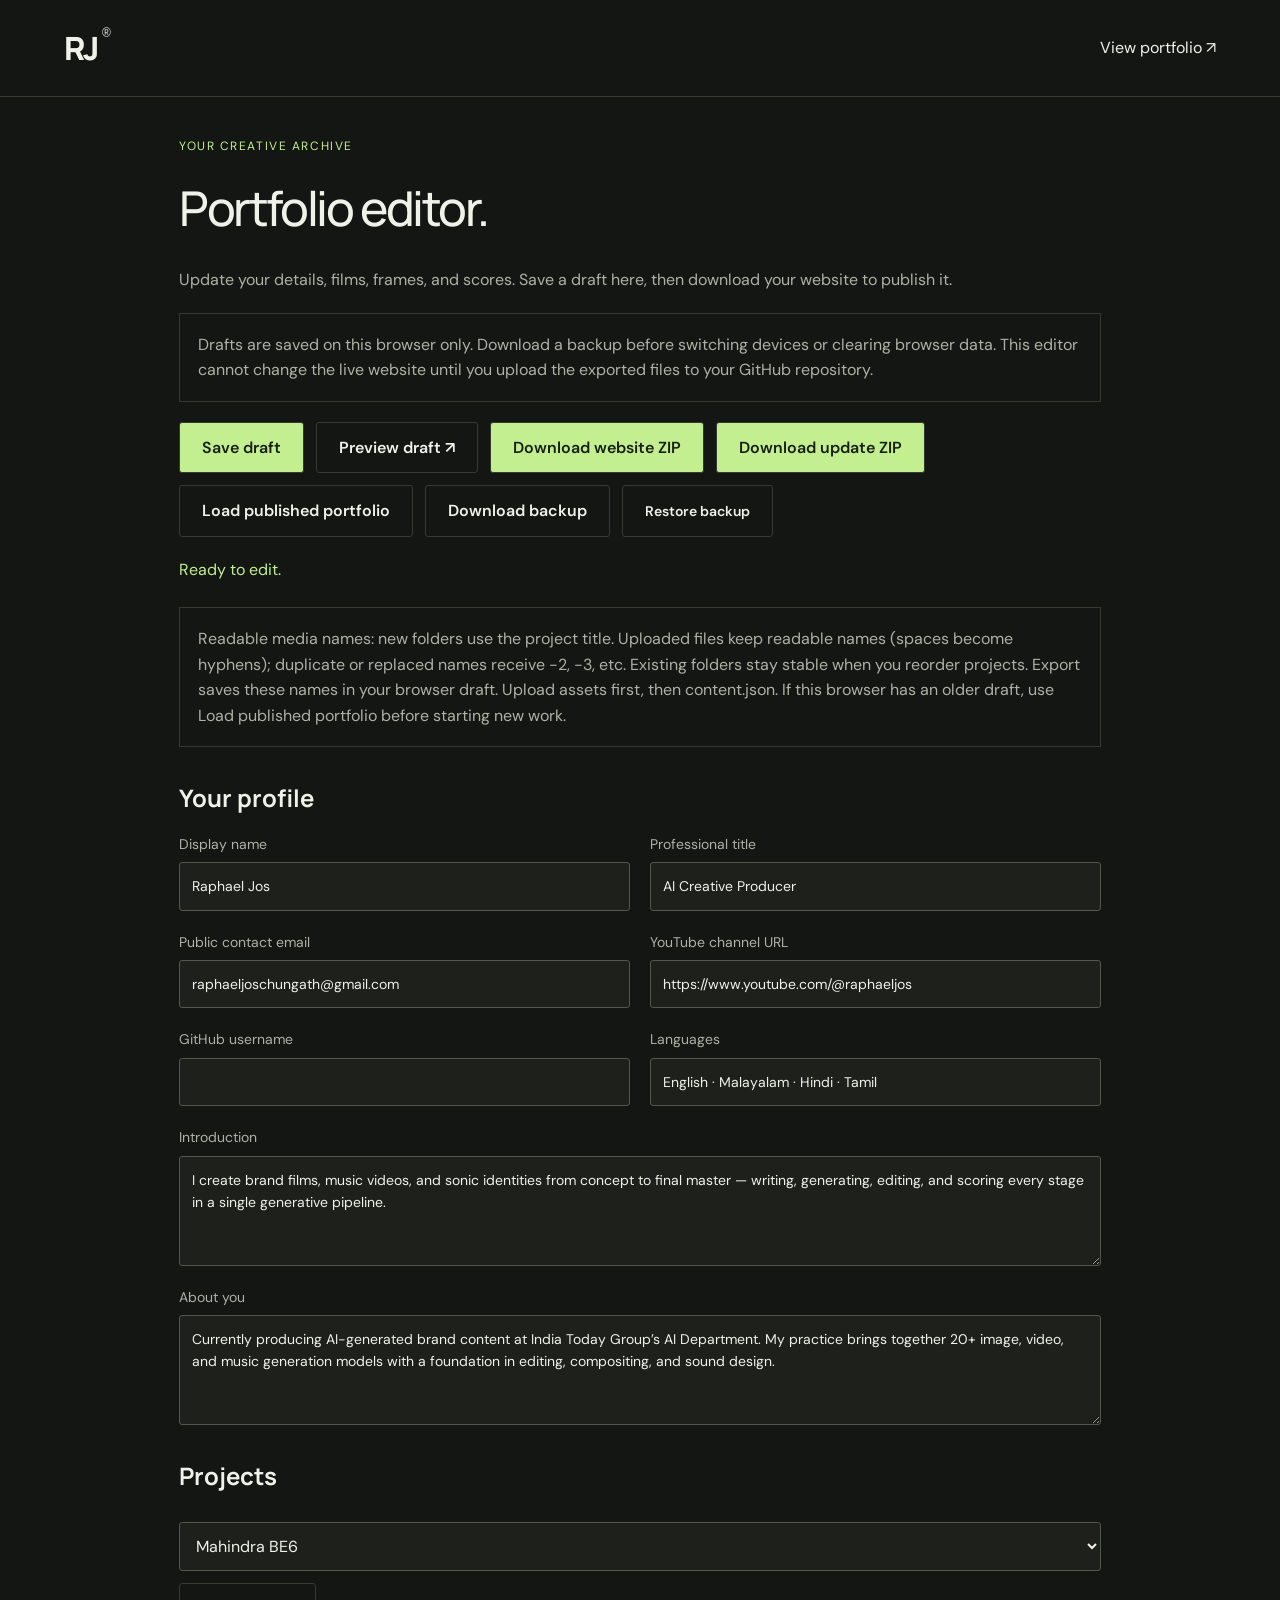
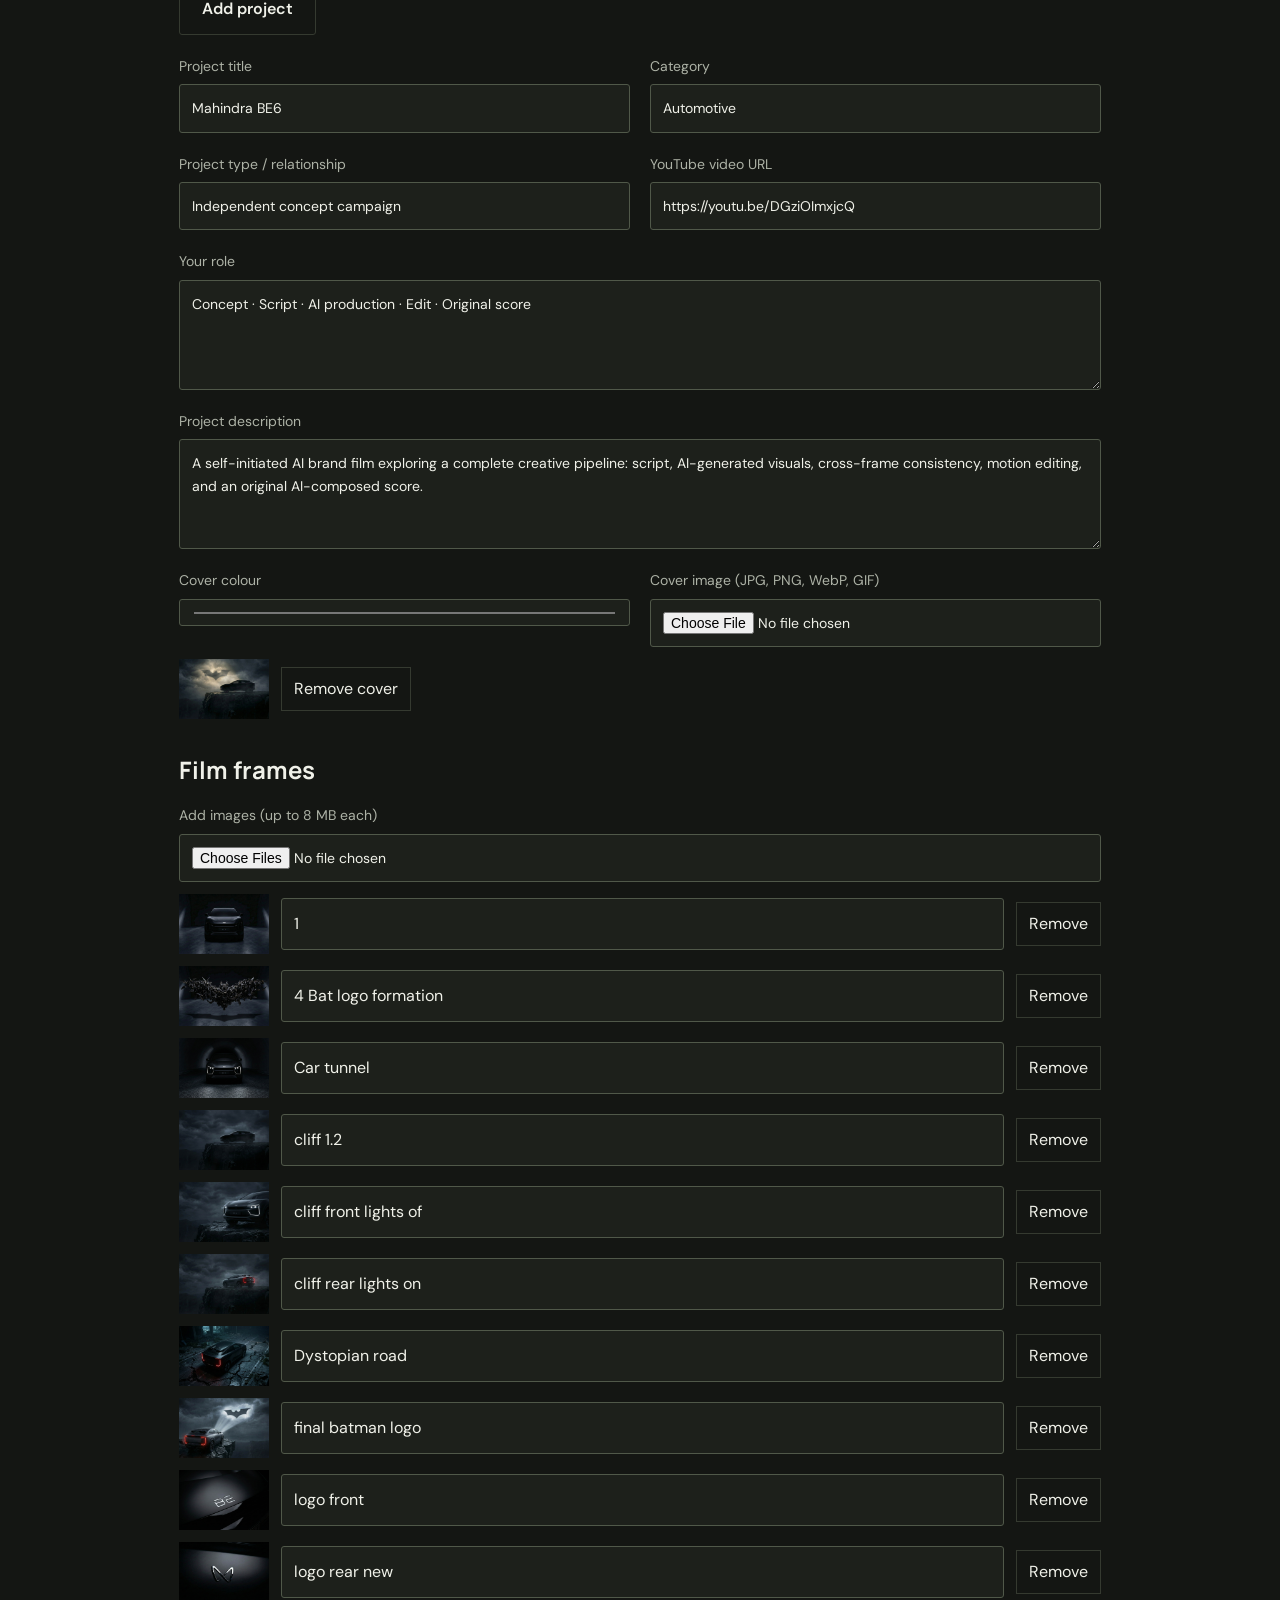
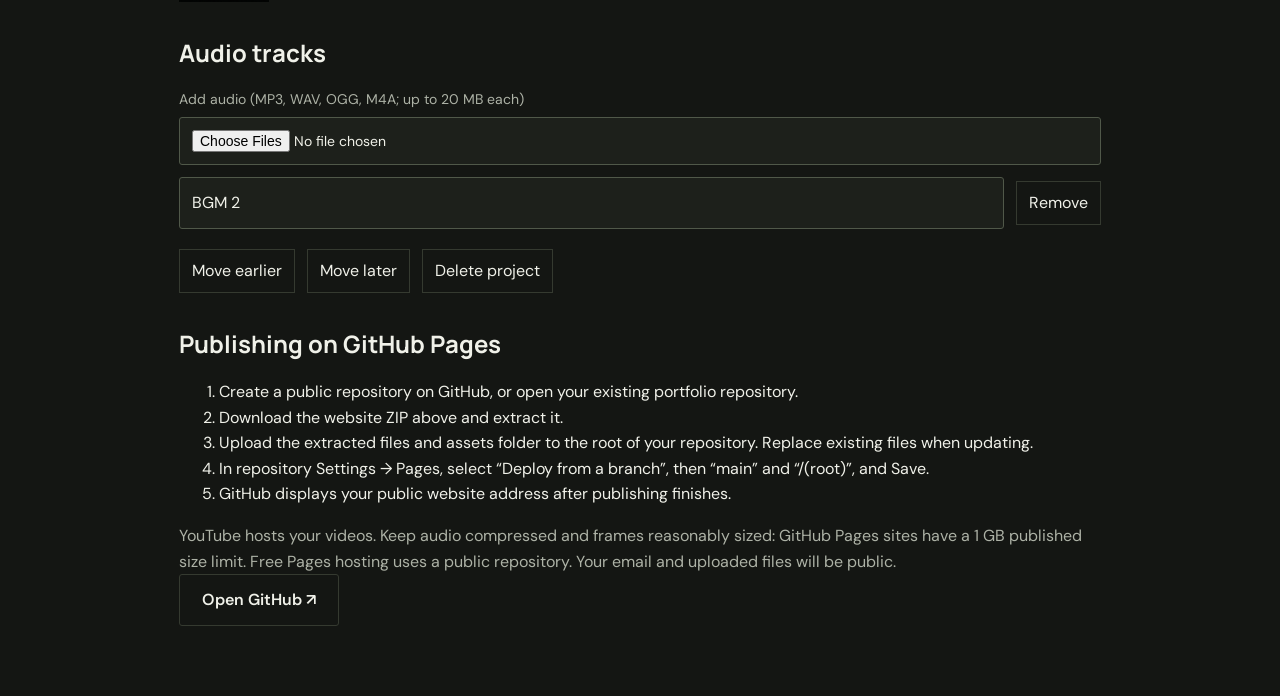
<file: editor.html>
<!doctype html><html lang="en"><head><meta charset="utf-8"><meta name="viewport" content="width=device-width,initial-scale=1"><meta name="robots" content="noindex"><title>Portfolio editor</title><link rel="icon" href="assets/favicon.svg"><link rel="stylesheet" href="style.css"></head><body class="editing"><header><a class="wordmark" href="./">RJ<span>®</span></a><a href="./">View portfolio ↗</a></header><main class="editor"><div class="eyebrow">Your creative archive</div><h1>Portfolio editor.</h1><p class="muted">Update your details, films, frames, and scores. Save a draft here, then download your website to publish it.</p><p class="notice">Drafts are saved on this browser only. Download a backup before switching devices or clearing browser data. This editor cannot change the live website until you upload the exported files to your GitHub repository.</p><div class="toolbar"><button id="save" class="button">Save draft</button><button id="preview" class="button secondary">Preview draft ↗</button><button id="export" class="button">Download website ZIP</button><button id="backup" class="button secondary">Download backup</button><label class="button secondary">Restore backup<input id="import" type="file" accept="application/json,.json" hidden style="display:none"></label></div><p id="status" class="status" role="status" aria-live="polite"></p><h2>Your profile</h2><div class="form-grid" id="profile"></div><h2>Projects</h2><div class="toolbar"><select id="projects" aria-label="Select a project"></select><button id="add" class="button secondary">Add project</button></div><div id="project-form"></div><h2>Publishing on GitHub Pages</h2><ol><li>Create a public repository on GitHub, or open your existing portfolio repository.</li><li>Download the website ZIP above and extract it.</li><li>Upload the extracted files and assets folder to the root of your repository. Replace existing files when updating.</li><li>In repository Settings → Pages, select “Deploy from a branch”, then “main” and “/(root)”, and Save.</li><li>GitHub displays your public website address after publishing finishes.</li></ol><p class="muted">YouTube hosts your videos. Keep audio compressed and frames reasonably sized: GitHub Pages sites have a 1 GB published size limit. Free Pages hosting uses a public repository. Your email and uploaded files will be public.</p><a id="github-link" class="button secondary" target="_blank" rel="noopener" href="https://github.com/new">Open GitHub ↗</a></main><script src="app.js"></script><script src="editor.js?v=readable-names-20261017"></script></body></html>
</file>
<file: style.css>
@import url('https://fonts.googleapis.com/css2?family=DM+Sans:wght@400;500;600;700&family=Manrope:wght@400;500;600;700;800&display=swap');
:root{--bg:#141613;--panel:#1d201b;--ink:#f0f1e9;--muted:#adb2a6;--accent:#c4ef91;--line:#353a30}*{box-sizing:border-box}html{scroll-behavior:smooth;scroll-padding-top:90px}body{margin:0;background:var(--bg);color:var(--ink);font:16px/1.6 'DM Sans',sans-serif}a{color:inherit;text-decoration:none}button,input,textarea,select{font:inherit}button,a,input,textarea,select{outline-offset:6px}button{cursor:pointer}header{display:flex;justify-content:space-between;align-items:center;padding:26px 5%;border-bottom:1px solid var(--line)}.wordmark{font:800 32px 'Manrope',sans-serif;letter-spacing:-2px}.wordmark span{font:12px sans-serif;vertical-align:top;letter-spacing:0;margin-left:5px}nav{display:flex;gap:36px;font-size:14px}nav a:last-child{color:var(--accent)}main{padding:0 5%}.eyebrow,.meta{font-size:12px;letter-spacing:.13em;text-transform:uppercase}.eyebrow{color:var(--accent)}.hero{padding:64px 0 56px}.hero-top{display:flex;justify-content:space-between;align-items:center;gap:20px}.hero-top .meta{color:var(--muted)}h1,h2,h3,p{margin:0}h1,h2,h3{font-family:'Manrope',sans-serif}h1{font-size:clamp(52px,8.7vw,140px);line-height:1.06;letter-spacing:-.065em;font-weight:500;margin:27px 0 33px}h1 em{font-family:Georgia,serif;font-weight:400;color:var(--accent);letter-spacing:-.065em}h1 .indent{display:block;padding-left:13%}.hero-bottom{display:flex;justify-content:space-between;gap:40px;align-items:end}.hero-bottom p{color:var(--muted);max-width:490px;font-size:17px}.round-link{border:1px solid var(--line);border-radius:50%;width:66px;height:66px;display:grid;place-items:center;font-size:26px;color:var(--accent);flex-shrink:0}.section-head{border-top:1px solid var(--line);display:flex;align-items:center;justify-content:space-between;padding:27px 0}.section-head h2{font-size:23px;font-weight:500;letter-spacing:-.03em}.section-head span{color:var(--muted);font-size:13px}.projects{display:grid;grid-template-columns:1fr 1fr;gap:42px 26px;padding-bottom:80px}.project:first-child{grid-column:1/-1}.art{position:relative;aspect-ratio:1.72;background:var(--card);color:#182013;display:flex;align-items:center;justify-content:center;overflow:hidden;padding:30px}.project:first-child .art{aspect-ratio:2.8}.art strong{font-family:'Manrope',sans-serif;font-size:clamp(40px,6.5vw,100px);font-weight:800;letter-spacing:-.07em;text-align:center;line-height:1.1}.art .index{position:absolute;left:24px;top:22px;font-size:13px}.art .film-label{position:absolute;bottom:22px;left:24px;font-size:12px;letter-spacing:.15em}.art .arrow{position:absolute;right:24px;bottom:18px;font-size:32px;transition:transform .2s}.project:hover .arrow{transform:translate(4px,-4px)}.art img{position:absolute;width:100%;height:100%;inset:0;object-fit:cover}.art:has(img){color:white}.art:has(img) .index,.art:has(img) .film-label,.art:has(img) .arrow{background:#141613c9;padding:3px 8px}.card-info{display:flex;justify-content:space-between;gap:12px;padding-top:15px;align-items:center}.card-info h3{font-size:21px;font-weight:500}.card-info span{font-size:13px;color:var(--muted)}.about{padding:45px 0 80px;display:grid;grid-template-columns:1fr 2fr;gap:40px;border-top:1px solid var(--line)}.about h2{font-size:clamp(32px,4vw,58px);line-height:1.2;letter-spacing:-.045em;margin-bottom:26px}.about p{color:var(--muted);margin:15px 0;max-width:740px}.skills{display:flex;flex-wrap:wrap;gap:9px;margin-top:26px}.skills span{border:1px solid var(--line);padding:7px 13px;font-size:14px;border-radius:30px}.history{margin-top:45px}.history article{padding:24px 0;border-top:1px solid var(--line)}.history h3{font-size:20px}.history .date{font-size:13px;color:var(--accent)}.history p{font-size:15px}.contact{padding:55px 0 70px;border-top:1px solid var(--line)}.contact h2{font-size:clamp(40px,7vw,100px);font-weight:500;letter-spacing:-.06em;margin:17px 0 25px}.button{display:inline-flex;align-items:center;justify-content:center;gap:14px;border:1px solid var(--line);padding:12px 22px;border-radius:3px;background:var(--accent);color:#182013;font-weight:600}.button.secondary{background:transparent;color:var(--ink)}footer{padding:25px 5%;border-top:1px solid var(--line);display:flex;justify-content:space-between;gap:20px;color:var(--muted);font-size:12px}.detail{padding:42px 0 80px}.back{color:var(--muted);font-size:14px}.detail h1{font-size:clamp(52px,8vw,110px);margin-bottom:20px}.detail-intro{display:grid;grid-template-columns:2fr 1fr;gap:70px;margin:32px 0 45px}.detail-intro p{color:var(--muted);max-width:700px}.video{aspect-ratio:16/9;width:100%;border:0;background:var(--panel)}.empty-film{min-height:230px;padding:45px;background:var(--panel);display:flex;flex-direction:column;align-items:center;justify-content:center;text-align:center;gap:15px}.empty-film p{color:var(--muted)}.media-section{padding-top:50px}.media-section h2{font-size:28px;margin-bottom:22px}.frames{display:grid;grid-template-columns:1fr 1fr;gap:20px}.frames figure{margin:0}.frames img{width:100%;display:block}.frames figcaption{color:var(--muted);font-size:14px;margin-top:8px}.audio-track{padding:24px;border:1px solid var(--line);margin:15px 0}.audio-track audio{width:100%;margin-top:15px}.next{display:block;border-top:1px solid var(--line);padding-top:30px;margin-top:55px;font-size:25px}.skip{position:absolute;left:10px;top:-100px;background:var(--accent);color:black;padding:10px;z-index:10}.skip:focus{top:10px}.notice{padding:18px;border:1px solid var(--line);color:var(--muted);margin:20px 0}.editor{max-width:1050px;margin:auto;padding:40px 5% 70px}.editor h1{font-size:48px;letter-spacing:-.05em}.editor h2{font-size:24px;margin:32px 0 15px}.toolbar{display:flex;gap:12px;flex-wrap:wrap;margin:20px 0}.form-grid{display:grid;grid-template-columns:1fr 1fr;gap:20px}label{display:block;color:var(--muted);font-size:14px}input,textarea,select{display:block;width:100%;margin-top:7px;background:var(--panel);border:1px solid #505849;color:var(--ink);padding:12px;border-radius:3px}textarea{min-height:110px;resize:vertical}.wide{grid-column:1/-1}.asset-row{display:flex;gap:12px;align-items:center;margin:12px 0}.asset-row img{width:90px;height:60px;object-fit:cover}.asset-row input{margin:0}.asset-row button,.small-button{background:transparent;color:var(--ink);border:1px solid var(--line);padding:8px 12px}.status{color:var(--accent);min-height:30px}.muted{color:var(--muted)}@media(max-width:700px){header{padding:20px 6%}nav{gap:17px;font-size:13px}main{padding:0 6%}.hero{padding:42px 0}.hero-top{display:block}.hero-top .meta{margin-top:12px}h1{font-size:clamp(45px,11vw,76px)}h1 .indent{padding-left:0}.hero-bottom p{font-size:16px}.projects{grid-template-columns:1fr;gap:30px}.project:first-child .art,.art{aspect-ratio:1.5}.art strong{font-size:55px}.about,.detail-intro{grid-template-columns:1fr;gap:25px}.about{padding-top:35px}.card-info{align-items:start}.card-info span{text-align:right;max-width:140px}.frames,.form-grid{grid-template-columns:1fr}.wide{grid-column:auto}footer{flex-wrap:wrap}.hero-bottom{gap:20px}.hero-top .meta{font-size:11px}.section-head span{max-width:130px;text-align:right}.editor h1{font-size:40px}}@media(prefers-reduced-motion:reduce){html{scroll-behavior:auto}*{transition:none!important}}
</file>
